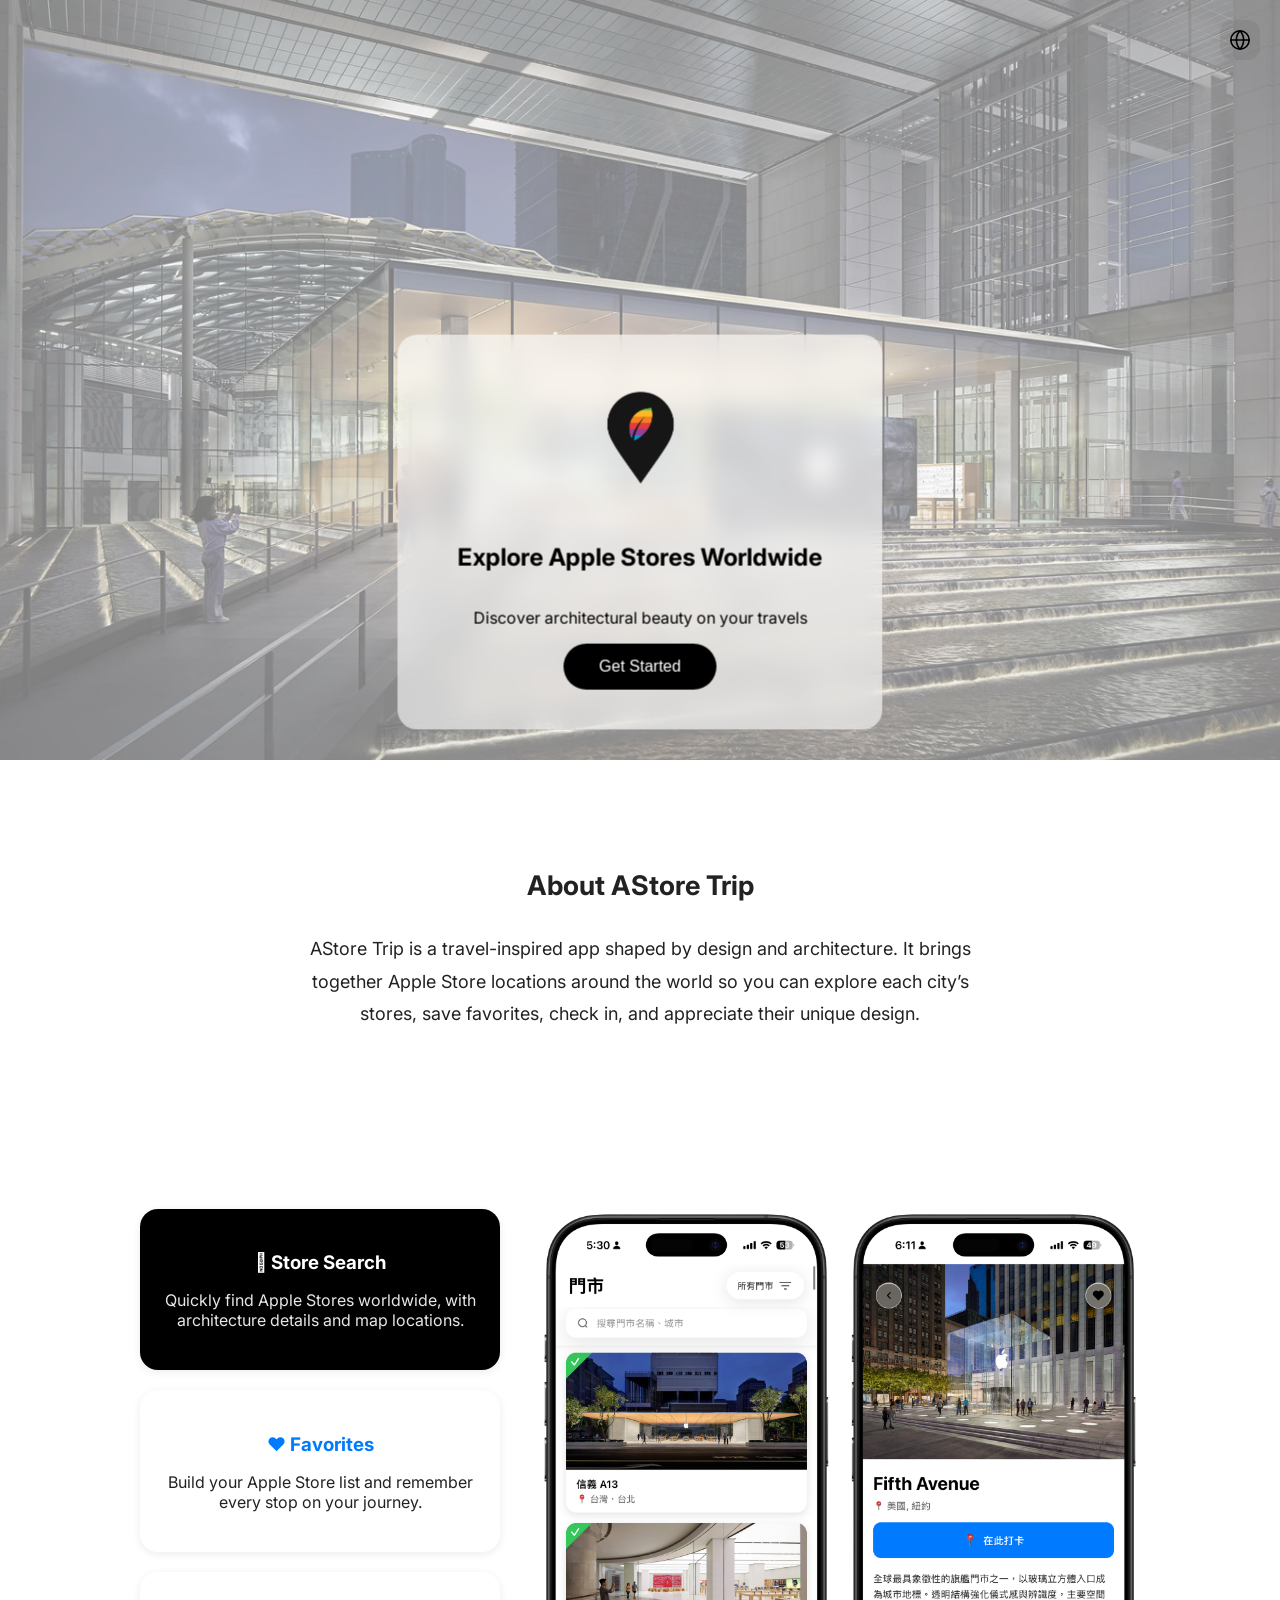
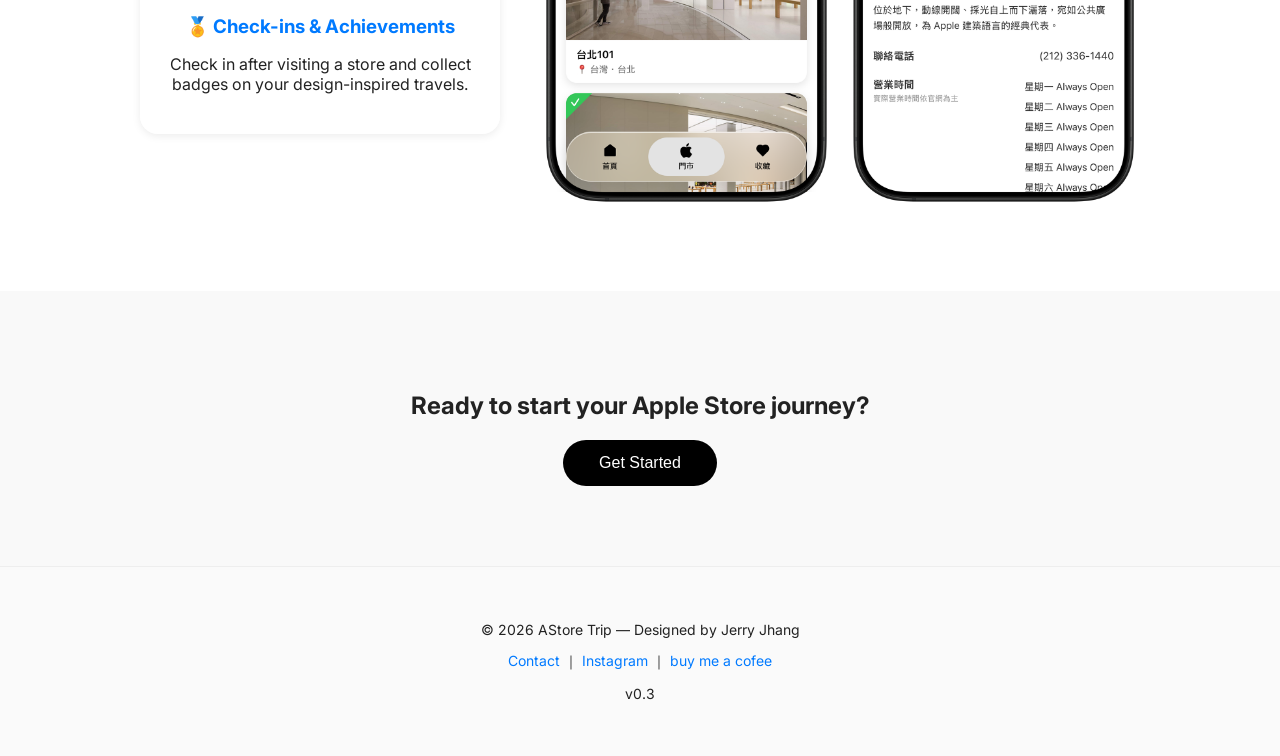
<file: index.html>
<!DOCTYPE html>
<html lang="zh-Hant">
<head>
  <meta charset="UTF-8" />
  <meta name="viewport" content="width=device-width, initial-scale=1.0" />
  <!-- Google tag (gtag.js) -->
  <script async src="https://www.googletagmanager.com/gtag/js?id=G-CBSDFVWSBS"></script>
  <script>
    window.dataLayer = window.dataLayer || [];
    function gtag(){dataLayer.push(arguments);}
    gtag('js', new Date());
    gtag('config', 'G-CBSDFVWSBS');
  </script>
  <title>AStore Trip - 探索全球 Apple Store</title>
  <script src="lang-redirect.js"></script>
  <link rel="icon" type="image/png" href="assets/logo.png" />
  <link rel="stylesheet" href="style.css" />
</head>
<body>
  <!-- Header Bar -->
  <header class="header-bar" id="header-bar">
    <div class="header-content">
      <img src="assets/logo.png" alt="AStore Trip Logo" class="header-logo" />
      <h2 class="header-title">AStore Trip</h2>
    </div>
    <div class="header-actions">
      <div class="lang-switch">
        <button type="button" class="lang-switch-btn" aria-expanded="false" aria-haspopup="listbox" aria-label="選擇語言">
          <svg class="lang-switch-icon" width="22" height="22" viewBox="0 0 24 24" fill="none" stroke="currentColor" stroke-width="1.75" stroke-linecap="round" stroke-linejoin="round" aria-hidden="true">
            <circle cx="12" cy="12" r="10"/>
            <path d="M2 12h20"/>
            <path d="M12 2a15.3 15.3 0 0 1 4 10 15.3 15.3 0 0 1-4 10 15.3 15.3 0 0 1-4-10 15.3 15.3 0 0 1 4-10z"/>
          </svg>
        </button>
        <ul class="lang-switch-menu" role="listbox" hidden>
          <li role="option"><a href="index.html" class="lang-switch-item is-current" lang="zh-Hant">中文</a></li>
          <li role="option"><a href="index_en.html" class="lang-switch-item" lang="en">English</a></li>
        </ul>
      </div>
      <button class="cta-btn header-cta-btn cta-button">立即使用</button>
    </div>
  </header>

  <!-- Hero 區 -->
  <section class="hero">
    <div class="hero-bg" id="hero-bg"></div>
    <div class="hero-lang">
      <div class="lang-switch lang-switch--hero">
        <button type="button" class="lang-switch-btn" aria-expanded="false" aria-haspopup="listbox" aria-label="選擇語言">
          <svg class="lang-switch-icon" width="22" height="22" viewBox="0 0 24 24" fill="none" stroke="currentColor" stroke-width="1.75" stroke-linecap="round" stroke-linejoin="round" aria-hidden="true">
            <circle cx="12" cy="12" r="10"/>
            <path d="M2 12h20"/>
            <path d="M12 2a15.3 15.3 0 0 1 4 10 15.3 15.3 0 0 1-4 10 15.3 15.3 0 0 1-4-10 15.3 15.3 0 0 1 4-10z"/>
          </svg>
        </button>
        <ul class="lang-switch-menu" role="listbox" hidden>
          <li role="option"><a href="index.html" class="lang-switch-item is-current" lang="zh-Hant">中文</a></li>
          <li role="option"><a href="index_en.html" class="lang-switch-item" lang="en">English</a></li>
        </ul>
      </div>
    </div>
    <div class="hero-content glass">
      <img src="assets/logo.png" alt="AStore Trip Logo" class="hero-logo" />
      <h1>探索全球 Apple Store</h1>
      <p>在旅行中，欣賞建築設計之美</p>
      <button class="cta-btn cta-button" id="hero-cta-btn">立即使用</button>
    </div>
  </section>

  <!-- 主題敘事區 -->
  <section class="about">
    <h2>關於 AStore Trip</h2>
    <p>
      AStore Trip 是一款以設計與建築為靈感的旅遊 App，
      收錄全球 Apple 直營門市資訊，讓你在旅行中探索每一座
      城市的 Apple Store，收藏打卡並欣賞其獨特設計之美。
    </p>
  </section>

  <!-- 功能亮點區 -->
  <section class="features">
    <div class="feature-image">
      <img src="assets/01.png" alt="門市查找 UI" class="ui-image active" data-image="01" />
      <img src="assets/02.png" alt="收藏清單 UI" class="ui-image" data-image="02" />
      <img src="assets/03.png" alt="打卡成就 UI" class="ui-image" data-image="03" />
    </div>
    <div class="feature-list">
      <div class="feature glass" data-feature="01">
        <h3> 門市查找</h3>
        <p>快速搜尋全球 Apple Store，查看建築資訊與地圖位置。</p>
      </div>
      <div class="feature glass" data-feature="02">
        <h3>❤️ 收藏清單</h3>
        <p>建立你的 Apple Store 收藏清單，紀錄每段旅程足跡。</p>
      </div>
      <div class="feature glass" data-feature="03">
        <h3>🏅 打卡成就</h3>
        <p>實地造訪門市後打卡，累積勳章與設計旅程成就。</p>
      </div>
    </div>
    <div class="feature-indicators" id="feature-indicators">
      <span class="indicator active" data-indicator="01"></span>
      <span class="indicator" data-indicator="02"></span>
      <span class="indicator" data-indicator="03"></span>
    </div>
  </section>

  <!-- CTA 區 -->
  <section class="cta">
    <h2>準備好展開你的 Apple Store 之旅了嗎？</h2>
    <button class="cta-btn cta-button">立即使用</button>
  </section>

  <!-- 頁腳區 -->
  <footer>
    <p>© 2026 AStore Trip — Designed by Jerry Jhang</p>
    <p>
      <a href="mailto:jerry10jerry10@gmail.com">聯絡我</a> ｜ 
      <a href="https://www.instagram.com/jerry10jerry10">Instagram</a> ｜ 
      <a href="https://buymeacoffee.com/jerryjhang">buy me a cofee</a>
    </p>
    <p>v0.3</p>
  </footer>

  <!-- 桌面瀏覽器提示彈窗 -->
  <div class="modal-overlay" id="modal-overlay">
    <div class="modal-content">
      <h3>請使用手機瀏覽器開啟</h3>
      <p>為了最佳的使用體驗，目前僅支援行動裝置。請使用手機相機掃描下方 QR Code，用手機瀏覽器開啟。</p>
      <div class="modal-qrcode">
        <img src="assets/qrcode.png" alt="QR Code" />
      </div>
      <button class="modal-close-btn" id="modal-close-btn">我知道了</button>
    </div>
  </div>

  <script src="script.js"></script>
</body>
</html>
</file>
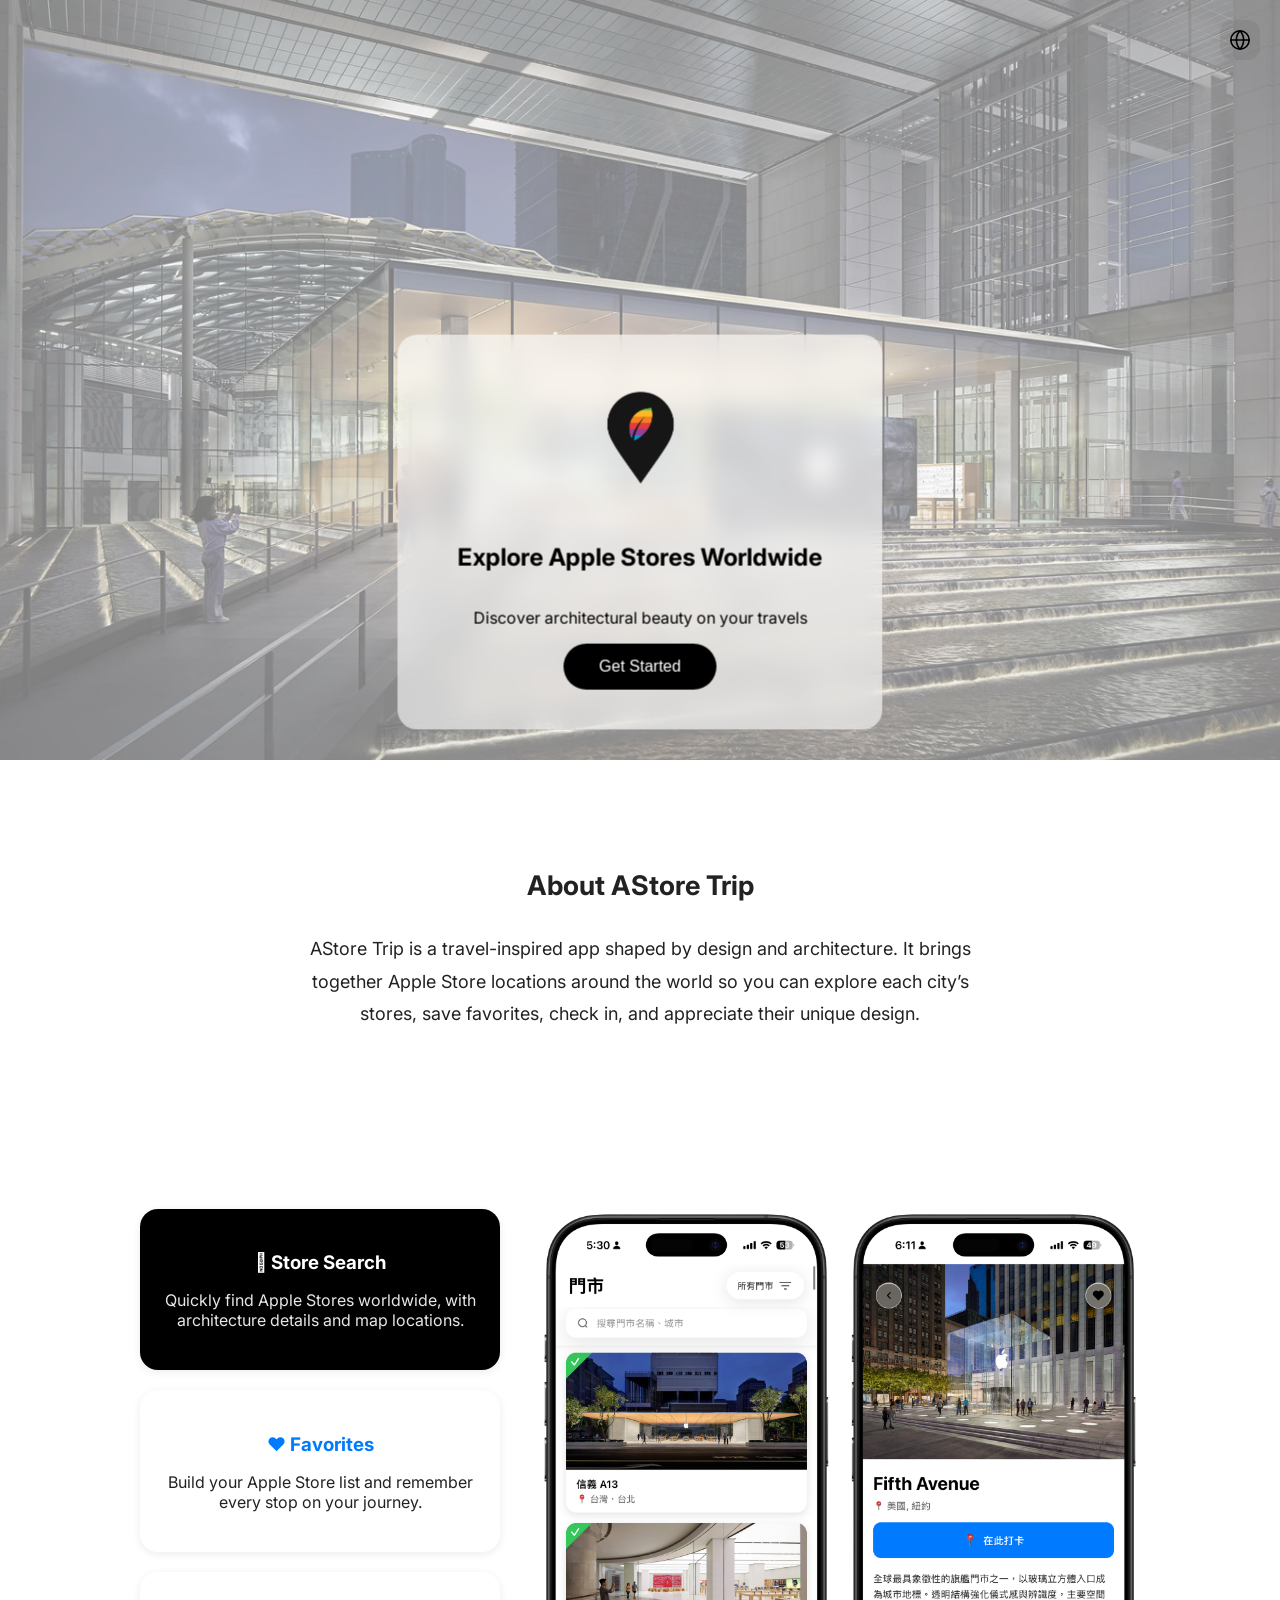
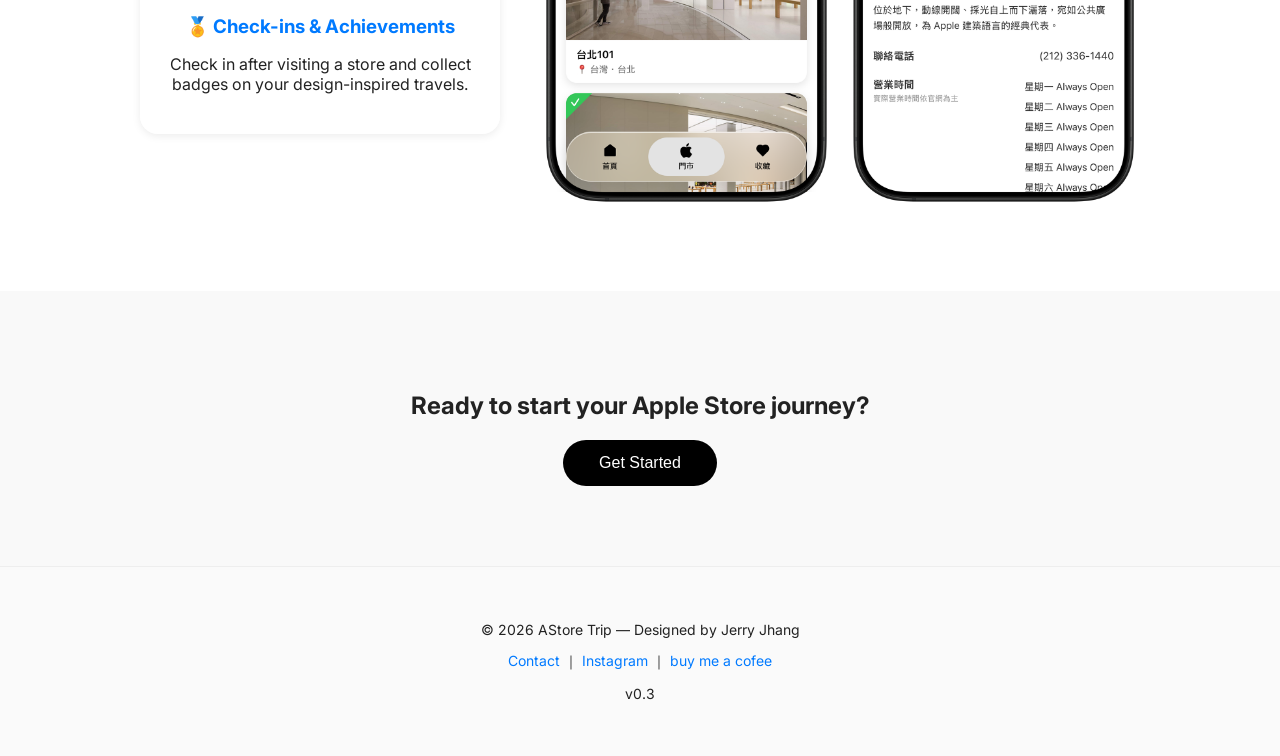
<file: index_en.html>
<!DOCTYPE html>
<html lang="en">
<head>
  <meta charset="UTF-8" />
  <meta name="viewport" content="width=device-width, initial-scale=1.0" />
  <!-- Google tag (gtag.js) -->
  <script async src="https://www.googletagmanager.com/gtag/js?id=G-CBSDFVWSBS"></script>
  <script>
    window.dataLayer = window.dataLayer || [];
    function gtag(){dataLayer.push(arguments);}
    gtag('js', new Date());
    gtag('config', 'G-CBSDFVWSBS');
  </script>
  <title>AStore Trip — Explore Apple Stores Worldwide</title>
  <script src="lang-redirect.js"></script>
  <link rel="icon" type="image/png" href="assets/logo.png" />
  <link rel="stylesheet" href="style.css" />
</head>
<body>
  <!-- Header bar -->
  <header class="header-bar" id="header-bar">
    <div class="header-content">
      <img src="assets/logo.png" alt="AStore Trip Logo" class="header-logo" />
      <h2 class="header-title">AStore Trip</h2>
    </div>
    <div class="header-actions">
      <div class="lang-switch">
        <button type="button" class="lang-switch-btn" aria-expanded="false" aria-haspopup="listbox" aria-label="Choose language">
          <svg class="lang-switch-icon" width="22" height="22" viewBox="0 0 24 24" fill="none" stroke="currentColor" stroke-width="1.75" stroke-linecap="round" stroke-linejoin="round" aria-hidden="true">
            <circle cx="12" cy="12" r="10"/>
            <path d="M2 12h20"/>
            <path d="M12 2a15.3 15.3 0 0 1 4 10 15.3 15.3 0 0 1-4 10 15.3 15.3 0 0 1-4-10 15.3 15.3 0 0 1 4-10z"/>
          </svg>
        </button>
        <ul class="lang-switch-menu" role="listbox" hidden>
          <li role="option"><a href="index.html" class="lang-switch-item" lang="zh-Hant">中文</a></li>
          <li role="option"><a href="index_en.html" class="lang-switch-item is-current" lang="en">English</a></li>
        </ul>
      </div>
      <button class="cta-btn header-cta-btn cta-button">Get Started</button>
    </div>
  </header>

  <!-- Hero -->
  <section class="hero">
    <div class="hero-bg" id="hero-bg"></div>
    <div class="hero-lang">
      <div class="lang-switch lang-switch--hero">
        <button type="button" class="lang-switch-btn" aria-expanded="false" aria-haspopup="listbox" aria-label="Choose language">
          <svg class="lang-switch-icon" width="22" height="22" viewBox="0 0 24 24" fill="none" stroke="currentColor" stroke-width="1.75" stroke-linecap="round" stroke-linejoin="round" aria-hidden="true">
            <circle cx="12" cy="12" r="10"/>
            <path d="M2 12h20"/>
            <path d="M12 2a15.3 15.3 0 0 1 4 10 15.3 15.3 0 0 1-4 10 15.3 15.3 0 0 1-4-10 15.3 15.3 0 0 1 4-10z"/>
          </svg>
        </button>
        <ul class="lang-switch-menu" role="listbox" hidden>
          <li role="option"><a href="index.html" class="lang-switch-item" lang="zh-Hant">中文</a></li>
          <li role="option"><a href="index_en.html" class="lang-switch-item is-current" lang="en">English</a></li>
        </ul>
      </div>
    </div>
    <div class="hero-content glass">
      <img src="assets/logo.png" alt="AStore Trip Logo" class="hero-logo" />
      <h1>Explore Apple Stores Worldwide</h1>
      <p>Discover architectural beauty on your travels</p>
      <button class="cta-btn cta-button" id="hero-cta-btn">Get Started</button>
    </div>
  </section>

  <!-- About -->
  <section class="about">
    <h2>About AStore Trip</h2>
    <p>
      AStore Trip is a travel-inspired app shaped by design and architecture.
      It brings together Apple Store locations around the world so you can explore
      each city’s stores, save favorites, check in, and appreciate their unique design.
    </p>
  </section>

  <!-- Features -->
  <section class="features">
    <div class="feature-image">
      <img src="assets/01.png" alt="Store search UI" class="ui-image active" data-image="01" />
      <img src="assets/02.png" alt="Favorites UI" class="ui-image" data-image="02" />
      <img src="assets/03.png" alt="Check-in and achievements UI" class="ui-image" data-image="03" />
    </div>
    <div class="feature-list">
      <div class="feature glass" data-feature="01">
        <h3> Store Search</h3>
        <p>Quickly find Apple Stores worldwide, with architecture details and map locations.</p>
      </div>
      <div class="feature glass" data-feature="02">
        <h3>❤️ Favorites</h3>
        <p>Build your Apple Store list and remember every stop on your journey.</p>
      </div>
      <div class="feature glass" data-feature="03">
        <h3>🏅 Check-ins & Achievements</h3>
        <p>Check in after visiting a store and collect badges on your design-inspired travels.</p>
      </div>
    </div>
    <div class="feature-indicators" id="feature-indicators">
      <span class="indicator active" data-indicator="01"></span>
      <span class="indicator" data-indicator="02"></span>
      <span class="indicator" data-indicator="03"></span>
    </div>
  </section>

  <!-- CTA -->
  <section class="cta">
    <h2>Ready to start your Apple Store journey?</h2>
    <button class="cta-btn cta-button">Get Started</button>
  </section>

  <!-- Footer -->
  <footer>
    <p>© 2026 AStore Trip — Designed by Jerry Jhang</p>
    <p>
      <a href="mailto:jerry10jerry10@gmail.com">Contact</a> ｜ 
      <a href="https://www.instagram.com/jerry10jerry10">Instagram</a> ｜ 
      <a href="https://buymeacoffee.com/jerryjhang">buy me a cofee</a>
    </p>
    <p>v0.3</p>
  </footer>

  <!-- Desktop prompt modal -->
  <div class="modal-overlay" id="modal-overlay">
    <div class="modal-content">
      <h3>Open on your phone</h3>
      <p>For the best experience, this app is optimized for mobile. Use your phone’s camera to scan the QR code below and open it in your mobile browser.</p>
      <div class="modal-qrcode">
        <img src="assets/qrcode_en.png" alt="QR Code" />
      </div>
      <button class="modal-close-btn" id="modal-close-btn">Got it</button>
    </div>
  </div>

  <script src="script.js"></script>
</body>
</html>
</file>
<file: style.css>
@import url('https://fonts.googleapis.com/css2?family=Inter:wght@400;600&display=swap');

body {
  font-family: 'Inter', sans-serif;
  color: #222;
  background-color: #fff;
  margin: 0;
  padding: 0;
  overflow-x: hidden;
}

/* --- Header Bar --- */
.header-bar {
  position: fixed;
  top: 20px;
  left: 16px;
  right: 16px;
  padding: 12px 24px;
  border-radius: 16px;
  backdrop-filter: blur(20px);
  background: rgba(255, 255, 255, 0.7);
  box-shadow: 0 4px 16px rgba(0, 0, 0, 0.1);
  z-index: 1000;
  display: none;
  align-items: center;
  justify-content: space-between;
  transition: opacity 0.3s ease-in-out, transform 0.3s ease-in-out;
  opacity: 0;
  transform: translateY(-10px);
}

.header-bar.visible {
  display: flex;
  opacity: 1;
  transform: translateY(0);
}

.header-content {
  display: flex;
  align-items: center;
  gap: 12px;
}

.header-logo {
  width: 32px;
  height: 32px;
  object-fit: contain;
}

.header-title {
  margin: 0;
  font-size: 18px;
  font-weight: 600;
  color: #000;
}

.header-actions {
  display: flex;
  align-items: center;
  gap: 8px;
}

.header-cta-btn {
  padding: 10px 24px;
  font-size: 14px;
  white-space: nowrap;
}

/* --- 語言切換（header-bar） --- */
.lang-switch {
  position: relative;
}

.lang-switch-btn {
  display: flex;
  align-items: center;
  justify-content: center;
  width: 40px;
  height: 40px;
  padding: 0;
  border: none;
  border-radius: 12px;
  background: transparent;
  color: #000;
  cursor: pointer;
  transition: opacity 0.2s ease, color 0.2s ease;
}

.lang-switch-btn:hover {
  opacity: 0.75;
}

.lang-switch-btn[aria-expanded="true"] {
  opacity: 1;
}

.lang-switch-menu {
  position: absolute;
  top: calc(100% + 8px);
  right: 0;
  min-width: 140px;
  margin: 0;
  padding: 8px;
  list-style: none;
  border-radius: 12px;
  background: rgba(255, 255, 255, 0.95);
  backdrop-filter: blur(16px);
  box-shadow: 0 8px 24px rgba(0, 0, 0, 0.12);
  z-index: 1001;
}

.lang-switch-menu[hidden] {
  display: none !important;
}

.lang-switch-menu:not([hidden]) {
  display: block;
}

.lang-switch-item {
  display: block;
  padding: 10px 14px;
  border-radius: 8px;
  font-size: 14px;
  color: #222;
  text-decoration: none;
  transition: background 0.15s ease;
}

.lang-switch-item:hover {
  background: rgba(0, 0, 0, 0.06);
}

.lang-switch-item.is-current {
  font-weight: 600;
  background: rgba(0, 0, 0, 0.08);
}

/* Hero 右上角語言切換（按鈕保留灰色底） */
.hero-lang {
  position: absolute;
  top: 20px;
  right: 20px;
  z-index: 2;
}

.lang-switch--hero .lang-switch-btn {
  background: rgba(0, 0, 0, 0.06);
  transition: background 0.2s ease, color 0.2s ease;
  opacity: 1;
}

.lang-switch--hero .lang-switch-btn:hover {
  background: rgba(0, 0, 0, 0.1);
}

.lang-switch--hero .lang-switch-btn[aria-expanded="true"] {
  background: rgba(0, 0, 0, 0.12);
}

@media (max-width: 768px) {
  .hero-lang {
    top: 16px;
    right: 16px;
  }
}

section {
  padding: 80px 20px;
  text-align: center;
}

/* --- Hero 區 --- */
.hero {
  position: relative;
  height: 600px;
  color: #000;
  overflow: hidden;
}

.hero-bg {
  position: absolute;
  top: 0;
  left: 0;
  width: 100%;
  height: 100%;
  background-size: cover;
  background-position: center;
  background-repeat: no-repeat;
  opacity: 0;
  transition: opacity 0.3s ease-in-out;
  z-index: 0;
}

.hero-content {
  position: absolute;
  top: 70%;
  left: 50%;
  transform: translateX(-50%) translateY(-50%);
  z-index: 1;
  padding: 40px 60px;
  border-radius: 20px;
  backdrop-filter: blur(12px);
  background: rgba(255,255,255,0.6);
  display: flex;
  flex-direction: column;
  align-items: center;
}

.hero-logo {
  width: 128px;
  height: 128px;
  object-fit: contain;
  margin-bottom: 20px;
}

.cta-btn {
  background-color: #000;
  color: #fff;
  border: none;
  border-radius: 25px;
  padding: 14px 36px;
  font-size: 16px;
  cursor: pointer;
  transition: 0.3s;
}
.cta-btn:hover { background-color: #333; }

/* --- 主題敘事區 --- */
.about {
  max-width: 700px;
  margin: auto;
  font-size: 18px;
  line-height: 1.8;
}

/* --- 功能亮點區 --- */
.features {
  display: flex;
  flex-direction: column;
  align-items: center;
  justify-content: center;
  gap: 40px;
}

@media (min-width: 769px) {
  .features {
    flex-direction: row;
    align-items: flex-start;
    justify-content: center;
  }
  
  .feature-list {
    order: 1;
    flex: 0 0 auto;
  }
  
  .feature-image {
    order: 2;
    flex: 0 0 auto;
    align-self: center;
  }
}

.feature-image {
  position: relative;
  max-width: 600px;
  width: 100%;
}

.feature-image img {
  max-width: 600px;
  width: 100%;
  border-radius: 20px;
  position: absolute;
  top: 0;
  left: 0;
  opacity: 0;
  transition: opacity 0.3s ease-in-out;
}

.feature-image img.active {
  opacity: 1;
  position: relative;
}

.feature-list {
  display: flex;
  flex-direction: column;
  gap: 20px;
  max-width: 360px;
  width: 100%;
}

@media (max-width: 768px) {
  .feature-list {
    flex-direction: row;
    overflow-x: auto;
    overflow-y: hidden;
    scroll-snap-type: x mandatory;
    -webkit-overflow-scrolling: touch;
    scrollbar-width: none; /* Firefox */
    -ms-overflow-style: none; /* IE and Edge */
    max-width: 100%;
    gap: 16px;
    padding: 0 20px;
  }
  
  .feature-list::-webkit-scrollbar {
    display: none; /* Chrome, Safari, Opera */
  }
  
  .feature {
    flex: 0 0 calc(100% - 40px);
    min-width: calc(100% - 40px);
    scroll-snap-align: center;
  }
  
  .feature-indicators {
    display: flex;
    justify-content: center;
    align-items: center;
    gap: 8px;
    margin-top: 20px;
    width: 100%;
  }
  
  .indicator {
    width: 8px;
    height: 8px;
    border-radius: 50%;
    background: rgba(0, 0, 0, 0.2);
    transition: all 0.3s ease-in-out;
    cursor: pointer;
  }
  
  .indicator.active {
    background: #000;
    width: 24px;
    border-radius: 4px;
  }
}

@media (min-width: 769px) {
  .feature-indicators {
    display: none;
  }
}

.feature {
  padding: 24px;
  border-radius: 18px;
  background: rgba(255,255,255,0.55);
  backdrop-filter: blur(10px);
  box-shadow: 0 2px 8px rgba(0,0,0,0.08);
  cursor: pointer;
  transition: transform 0.2s ease-in-out, box-shadow 0.2s ease-in-out, background 0.3s ease-in-out, color 0.3s ease-in-out;
}

.feature:hover {
  transform: translateY(-2px);
  box-shadow: 0 4px 12px rgba(0,0,0,0.12);
}

.feature.active {
  background: #000;
  color: #fff;
}

.feature.active h3 {
  color: #fff;
}

.feature.active p {
  color: rgba(255, 255, 255, 0.9);
}

.feature h3 {
  margin-bottom: 10px;
  color: #007aff;
}

/* --- CTA 區 --- */
.cta {
  background: #f9f9f9;
}

/* --- 頁腳 --- */
footer {
  padding: 40px 20px;
  font-size: 14px;
  background: #fafafa;
  border-top: 1px solid #eee;
  text-align: center;
}
footer a {
  color: #007aff;
  text-decoration: none;
}
footer a:hover {
  text-decoration: underline;
}

/* --- 彈窗樣式 --- */
.modal-overlay {
  position: fixed;
  top: 0;
  left: 0;
  width: 100%;
  height: 100%;
  background: rgba(0, 0, 0, 0.5);
  backdrop-filter: blur(4px);
  z-index: 10000;
  display: none;
  align-items: center;
  justify-content: center;
  opacity: 0;
  transition: opacity 0.3s ease-in-out;
}

.modal-overlay.show {
  display: flex;
  opacity: 1;
}

.modal-content {
  background: #fff;
  border-radius: 20px;
  padding: 40px;
  max-width: 400px;
  width: calc(100% - 32px);
  text-align: center;
  box-shadow: 0 8px 32px rgba(0, 0, 0, 0.2);
  transform: scale(0.9);
  transition: transform 0.3s ease-in-out;
}

.modal-overlay.show .modal-content {
  transform: scale(1);
}

.modal-content h3 {
  margin: 0 0 16px 0;
  font-size: 24px;
  font-weight: 600;
  color: #000;
}

.modal-content p {
  margin: 0 0 24px 0;
  font-size: 16px;
  line-height: 1.6;
  color: #666;
}

.modal-qrcode {
  margin: 24px 0;
  display: flex;
  justify-content: center;
  align-items: center;
}

.modal-qrcode img {
  max-width: 200px;
  width: 100%;
  height: auto;
  border-radius: 12px;
  box-shadow: 0 4px 12px rgba(0, 0, 0, 0.1);
}

.modal-close-btn {
  background-color: #000;
  color: #fff;
  border: none;
  border-radius: 25px;
  padding: 12px 32px;
  font-size: 16px;
  cursor: pointer;
  transition: 0.3s;
}

.modal-close-btn:hover {
  background-color: #333;
}

/* --- 響應式設計 --- */
@media (max-width: 768px) {
  .header-bar {
    padding: 10px 16px;
  }
  
  .header-title {
    font-size: 16px;
  }
  
  .header-cta-btn {
    padding: 8px 16px;
    font-size: 13px;
  }
  
  .header-logo {
    width: 28px;
    height: 28px;
  }
  
  .hero-content {
    left: 16px;
    right: 16px;
    width: auto;
    transform: translateY(-50%);
    padding: 30px 16px;
  }
}
</file>
